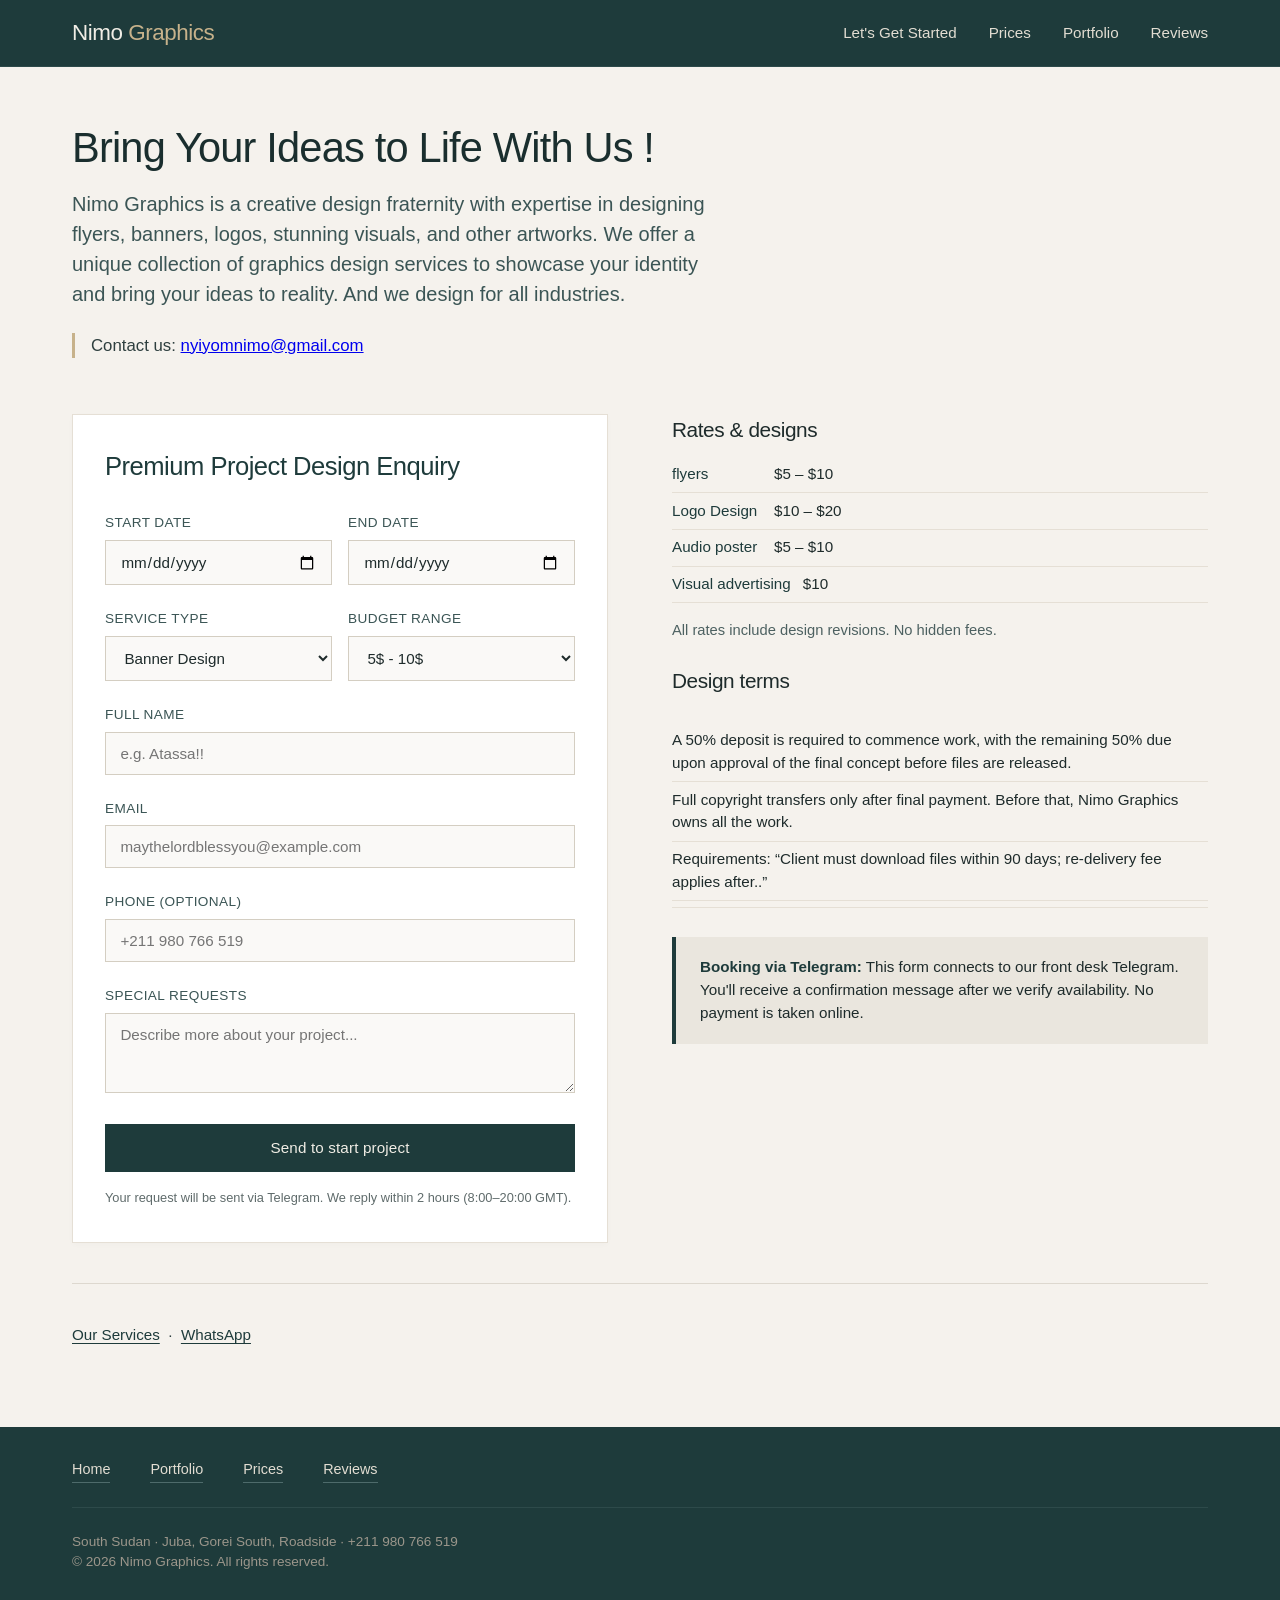
<file: index.html>
<!DOCTYPE html>
<html lang="en">
<head>
  <meta charset="UTF-8">
  <meta name="viewport" content="width=device-width, initial-scale=1.0">
  <title>Nimo Graphics premium appointments</title>
  <!-- favicon (inline SVG, no external file) -->
  <link rel="icon" href="22.png">
  <style>
    /* ---------- RESET / BASE ---------- */
    * {
      margin: 0;
      padding: 0;
      box-sizing: border-box;
    }

    body {
      background-color: #f5f2ed;
      font-family: 'Inter', -apple-system, BlinkMacSystemFont, 'Segoe UI', Roboto, Helvetica, Arial, sans-serif;
      color: #1e2b2b;
      line-height: 1.5;
      -webkit-font-smoothing: antialiased;
    }

    /* ---------- TYPOGRAPHY ---------- */
    h1, h2, h3 {
      font-weight: 500;
      letter-spacing: -0.02em;
    }

    h1 {
      font-size: 2.6rem;
      line-height: 1.2;
      color: #1a2e2e;
      max-width: 800px;
      margin-bottom: 1rem;
    }

    h2 {
      font-size: 1.8rem;
      margin-bottom: 1.25rem;
      color: #1e3b3b;
    }

    p {
      font-size: 1.05rem;
      color: #2e3f3f;
      max-width: 680px;
    }

    /* ---------- LAYOUT / CONTAINERS ---------- */
    .container {
      max-width: 1200px;
      margin: 0 auto;
      padding: 0 2rem;
    }

    /* header */
    .site-header {
      background-color: #1e3b3b;
      color: #f0ede5;
      padding: 1rem 0;
      border-bottom: 1px solid #2d4a4a;
    }

    .header-inner {
      display: flex;
      justify-content: space-between;
      align-items: center;
      flex-wrap: wrap;
      gap: 1rem;
    }

    .logo a {
      font-size: 1.4rem;
      font-weight: 500;
      color: #f0ede5;
      text-decoration: none;
      letter-spacing: -0.02em;
    }

    .logo span {
      color: #c7b28b;
    }

    .nav-links {
      display: flex;
      gap: 2rem;
      list-style: none;
    }

    .nav-links a {
      color: #e2ddd2;
      text-decoration: none;
      font-size: 0.95rem;
      transition: color 0.15s;
      border-bottom: 1px solid transparent;
      padding-bottom: 2px;
    }

    .nav-links a:hover {
      color: #ffffff;
      border-bottom-color: #c7b28b;
    }

    /* main content */
    .main-content {
      padding: 3.5rem 0 4rem;
    }

    /* hero section – specific, no vague wording */
    .hero {
      margin-bottom: 3.5rem;
    }

    .hero .subhead {
      font-size: 1.25rem;
      color: #3b5555;
      max-width: 650px;
      margin-bottom: 1.5rem;
    }

    .hero-address {
      font-size: 0.95rem;
      color: #5c6e6e;
      border-left: 3px solid #c7b28b;
      padding-left: 1rem;
      margin-top: 1.5rem;
    }

    /* divider */
    .divider {
      height: 1px;
      background: #ddd8cf;
      margin: 2.5rem 0;
    }

    /* two column layout: booking form + info */
    .booking-section {
      display: grid;
      grid-template-columns: 1fr 1fr;
      gap: 4rem;
      align-items: start;
      margin-bottom: 2rem;
    }

    /* booking form */
    .booking-form {
      background: #ffffff;
      padding: 2rem 2rem 2.2rem;
      border: 1px solid #e5dfd5;
      box-shadow: 0 2px 6px rgba(0, 0, 0, 0.02);
    }

    .booking-form h2 {
      margin-bottom: 1.75rem;
      font-size: 1.6rem;
    }

    .form-group {
      margin-bottom: 1.5rem;
    }

    .form-group label {
      display: block;
      font-size: 0.85rem;
      font-weight: 500;
      text-transform: uppercase;
      letter-spacing: 0.03em;
      color: #3b5555;
      margin-bottom: 0.4rem;
    }

    .form-group input,
    .form-group select,
    .form-group textarea {
      width: 100%;
      padding: 0.75rem 0.9rem;
      font-family: inherit;
      font-size: 0.95rem;
      background: #faf9f7;
      border: 1px solid #d4cec2;
      color: #1e2b2b;
      transition: border 0.15s, background 0.15s;
      border-radius: 0; /* no pill shapes */
    }

    .form-group input:focus,
    .form-group select:focus,
    .form-group textarea:focus {
      outline: none;
      border-color: #1e3b3b;
      background: #ffffff;
    }

    .form-group textarea {
      resize: vertical;
      min-height: 80px;
    }

    /* two smaller fields side by side */
    .form-row {
      display: grid;
      grid-template-columns: 1fr 1fr;
      gap: 1rem;
    }

    /* button – rectangular, no pill */
    .btn {
      display: inline-block;
      background: #1e3b3b;
      color: #f0ede5;
      font-size: 0.95rem;
      font-weight: 500;
      padding: 0.9rem 2rem;
      border: 1px solid #1e3b3b;
      cursor: pointer;
      text-decoration: none;
      transition: background 0.15s, color 0.15s;
      font-family: inherit;
      letter-spacing: 0.01em;
      border-radius: 0;
      width: 100%;
      text-align: center;
    }

    .btn:hover {
      background: #2d4a4a;
      border-color: #2d4a4a;
    }

    .btn-secondary {
      background: transparent;
      color: #1e3b3b;
      border: 1px solid #b8ae9c;
    }

    .btn-secondary:hover {
      background: #ebe7df;
      border-color: #9a8e7a;
    }

    /* info panel (right side) */
    .info-panel h3 {
      font-size: 1.3rem;
      margin: 1.5rem 0 0.75rem;
    }

    .info-panel h3:first-of-type {
      margin-top: 0;
    }

    .info-panel p {
      margin-bottom: 1rem;
      font-size: 0.98rem;
    }

    .info-panel ul {
      list-style: none;
      margin-top: 0.5rem;
    }

    .info-panel li {
      font-size: 0.95rem;
      padding: 0.4rem 0;
      border-bottom: 1px solid #e5dfd5;
      display: flex;
      gap: 0.75rem;
    }

    .info-panel li strong {
      min-width: 90px;
      font-weight: 500;
      color: #1e3b3b;
    }

    .telegram-note {
      background: #eae6de;
      padding: 1.2rem 1.5rem;
      margin-top: 1.8rem;
      border-left: 4px solid #1e3b3b;
      font-size: 0.95rem;
    }

    .telegram-note strong {
      font-weight: 600;
      color: #1e3b3b;
    }

    /* ---------- MODAL (matches color scheme) ---------- */
    .modal-overlay {
      position: fixed;
      top: 0;
      left: 0;
      width: 100%;
      height: 100%;
      background-color: rgba(30, 59, 59, 0.6); /* dark teal with opacity */
      display: flex;
      align-items: center;
      justify-content: center;
      z-index: 1000;
      visibility: hidden;
      opacity: 0;
      transition: opacity 0.2s, visibility 0.2s;
    }

    .modal-overlay.active {
      visibility: visible;
      opacity: 1;
    }

    .modal-content {
      background: #ffffff;
      max-width: 480px;
      width: 90%;
      padding: 2.5rem 2rem 2rem;
      border: 1px solid #ddd8cf;
      box-shadow: 0 12px 30px rgba(0, 0, 0, 0.1);
      text-align: left;
      transform: translateY(8px);
      transition: transform 0.2s;
      border-top: 4px solid #1e3b3b;
      border-radius: 0;
    }

    .modal-overlay.active .modal-content {
      transform: translateY(0);
    }

    .modal-content h3 {
      font-size: 1.5rem;
      font-weight: 500;
      color: #1e3b3b;
      margin-bottom: 0.75rem;
      letter-spacing: -0.02em;
    }

    .modal-content p {
      font-size: 1rem;
      color: #2e3f3f;
      margin-bottom: 1.8rem;
      line-height: 1.6;
      max-width: 100%;
    }

    .modal-content .modal-actions {
      display: flex;
      gap: 1rem;
      justify-content: flex-end;
    }

    .modal-content .btn {
      width: auto;
      padding: 0.7rem 1.8rem;
      font-size: 0.9rem;
    }

    /* error variant (same structure, different accent) */
    .modal-content.error {
      border-top-color: #a1463d;
    }

    .modal-content.error h3 {
      color: #a1463d;
    }

    /* footer / t&C links */
    .site-footer {
      background: #1e3b3b;
      color: #cfc9bd;
      padding: 2rem 0;
      font-size: 0.9rem;
    }

    .footer-links {
      display: flex;
      flex-wrap: wrap;
      gap: 2.5rem;
      margin-bottom: 1.5rem;
    }

    .footer-links a {
      color: #e2ddd2;
      text-decoration: none;
      border-bottom: 1px solid #4e6b6b;
      padding-bottom: 1px;
    }

    .footer-links a:hover {
      color: #ffffff;
      border-bottom-color: #c7b28b;
    }

    .footer-copy {
      color: #9b968b;
      font-size: 0.85rem;
      margin-top: 1rem;
      border-top: 1px solid #2d4a4a;
      padding-top: 1.5rem;
    }

    /* ---------- RESPONSIVE ---------- */
    @media (max-width: 850px) {
      .booking-section {
        grid-template-columns: 1fr;
        gap: 2.5rem;
      }

      h1 {
        font-size: 2rem;
      }

      .header-inner {
        flex-direction: column;
        align-items: flex-start;
      }

      .nav-links {
        gap: 1.5rem;
      }

      .form-row {
        grid-template-columns: 1fr;
        gap: 0;
      }
    }

    @media (max-width: 500px) {
      .container {
        padding: 0 1.25rem;
      }

      .main-content {
        padding: 2rem 0 2.5rem;
      }

      .booking-form {
        padding: 1.5rem;
      }

      .footer-links {
        gap: 1.25rem;
        flex-direction: column;
      }

      .modal-content {
        padding: 1.75rem 1.5rem 1.5rem;
      }

      .modal-content .modal-actions {
        flex-direction: column-reverse;
      }

      .modal-content .btn {
        width: 100%;
      }
    }
  </style>
</head>
<body>

  <!-- HEADER -->
  <header class="site-header">
    <div class="container header-inner">
      <div class="logo">
        <a href="/">Nimo <span>Graphics</span></a>
      </div>
      <nav>
        <ul class="nav-links">
          <li><a href="#booking">Let's Get Started</a></li>
          <li><a href="#info">Prices</a></li>
          <li><a href="https://www.instagram.com/nimo_graphics_?obrf=MThmbnUwaDh4eGNreg%3D%3D&utm_source=qr">Portfolio</a></li>
          <li><a href="/privacy.html">Reviews</a></li>
        </ul>
      </nav>
    </div>
  </header>

  <main class="main-content">
    <div class="container">

      <!-- HERO -->
      <section class="hero">
        <h1>Bring Your Ideas to Life With Us !</h1>
        <p class="subhead">Nimo Graphics is a creative design fraternity with expertise in designing flyers, banners, logos, stunning visuals, and other artworks. We offer a unique collection of graphics design services to showcase your identity and bring your ideas to reality. And we design for all industries.</p>
        <div class="hero-address">
          <p>Contact us: <a href="nyiyomnimo@gmail.com">nyiyomnimo@gmail.com</a></p>
        </div>
      </section>

      <!-- BOOKING + INFO -->
      <section class="booking-section" id="booking">
        <!-- booking form -->
        <div class="booking-form">
          <h2>Premium Project Design Enquiry</h2>
          <form id="bookingForm" action="#" method="post">
            <div class="form-row">
              <div class="form-group">
                <label for="checkin">Start Date</label>
                <input type="date" id="checkin" name="checkin" required>
              </div>
              <div class="form-group">
                <label for="checkout">End Date</label>
                <input type="date" id="checkout" name="checkout" required>
              </div>
            </div>

            <div class="form-row">
              <div class="form-group">
                <label for="serviceType">Service Type</label>
                <select id="serviceType" name="serviceType" required>
                  <option value="1">Flyer Design</option>
                  <option value="2" selected>Banner Design</option>
                  <option value="3">Logo Design</option>
                  <option value="4">Others</option>
                </select>
              </div>
              <div class="form-group">
                <label for="children">Budget Range</label>
                <select id="children" name="children">
                  <option value="0" selected>5$ - 10$</option>
                  <option value="1">10$ - 20$</option>
                  <option value="2">20$ - 50$</option>
                  <option value="3">Others</option>
                </select>
              </div>
            </div>

            <div class="form-group">
              <label for="name">Full name</label>
              <input type="text" id="name" name="name" placeholder="e.g. Atassa!!" required>
            </div>

            <div class="form-group">
              <label for="email">Email</label>
              <input type="email" id="email" name="email" placeholder="maythelordblessyou@example.com" required>
            </div>

            <div class="form-group">
              <label for="phone">Phone (optional)</label>
              <input type="tel" id="phone" name="phone" placeholder="+211 980 766 519">
            </div>

            <div class="form-group">
              <label for="notes">Special requests</label>
              <textarea id="notes" name="notes" placeholder="Describe more about your project..."></textarea>
            </div>

            <button type="submit" class="btn" id="submitBtn">Send to start project</button>
            <p style="font-size: 0.8rem; margin-top: 1rem; color: #5f6b6b;">
              Your request will be sent via Telegram. We reply within 2 hours (8:00–20:00 GMT).
            </p>
          </form>
        </div>

        <!-- info panel -->
        <div class="info-panel" id="info">
          <h3>Rates & designs</h3>
          <ul>
            <li><strong>flyers</strong> $5 – $10</li>
            <li><strong>Logo Design</strong> $10 – $20</li>
            <li><strong>Audio poster</strong> $5 – $10</li>
            <li><strong>Visual advertising</strong> $10</li>
          </ul>
          <p style="margin-top: 1rem; font-size: 0.92rem; color: #4d6161;">All rates include design revisions. No hidden fees.</p>

          <h3>Design terms</h3>
          <li>
            <ul>
              <li>A 50% deposit is required to commence work, with the remaining 50% due upon approval of the final concept before files are released.</li>
              <li>Full copyright transfers only after final payment. Before that, Nimo Graphics owns all the work.</li>
              <li>Requirements: “Client must download files within 90 days; re-delivery fee applies after..”</li>
            </ul>
          </li>
          <div class="telegram-note">
            <strong>Booking via Telegram:</strong> This form connects to our front desk Telegram. You'll receive a confirmation message after we verify availability. No payment is taken online.
          </div>
        </div>
      </section>

      <div class="divider"></div>

      <!-- T&C LINKS -->
      <section style="margin: 2rem 0 1rem;">
        <p style="font-size: 0.95rem;">
          <a href="/terms.html" style="color: #1e3b3b; text-decoration: underline; text-underline-offset: 3px;">Our Services</a> 
          &nbsp;·&nbsp; 
          <a href="/privacy.html" style="color: #1e3b3b; text-decoration: underline; text-underline-offset: 3px;">WhatsApp</a>
        </p>
      </section>
    </div>
  </main>

  <!-- FOOTER -->
  <footer class="site-footer">
    <div class="container">
      <div class="footer-links">
        <a href="/terms.html">Home</a>
        <a href="/privacy.html">Portfolio</a>
        <a href="#booking">Prices</a>
        <a href="#info">Reviews</a>
      </div>
      <div class="footer-copy">
        South Sudan · Juba, Gorei South, Roadside · +211 980 766 519<br>
        © 2026 Nimo Graphics. All rights reserved. 
      </div>
    </div>
  </footer>

  <!-- MODAL (hidden by default, shown via JS) -->
  <div class="modal-overlay" id="modalOverlay">
    <div class="modal-content" id="modalContent">
      <h3 id="modalTitle">Request sent</h3>
      <p id="modalMessage">Thank you. Your project request has been sent. We will reply within 2 hours.</p>
      <div class="modal-actions">
        <button class="btn" id="modalCloseBtn">Close</button>
      </div>
    </div>
  </div>

  <!-- TELEGRAM BOOKING LOGIC -->
  <script>
    (function() {
      // CONFIGURE: replace with your actual bot token and chat ID
      const TELEGRAM_BOT_TOKEN = '8636570483:AAGClVi9a3W1GPIg4NEoP83tfk0NOjtUuuE';
      const TELEGRAM_CHAT_ID = '5195230053';

      const form = document.getElementById('bookingForm');
      const submitBtn = document.getElementById('submitBtn');

      // modal elements
      const modalOverlay = document.getElementById('modalOverlay');
      const modalContent = document.getElementById('modalContent');
      const modalTitle = document.getElementById('modalTitle');
      const modalMessage = document.getElementById('modalMessage');
      const modalCloseBtn = document.getElementById('modalCloseBtn');

      // date constraints
      const checkinInput = document.getElementById('checkin');
      const checkoutInput = document.getElementById('checkout');
      const today = new Date().toISOString().split('T')[0];
      checkinInput.min = today;
      checkoutInput.min = today;

      checkinInput.addEventListener('change', function() {
        if (this.value) {
          checkoutInput.min = this.value;
        }
      });

      // ---------- MODAL HELPERS ----------
      function showModal(title, message, isError) {
        modalTitle.textContent = title;
        modalMessage.textContent = message;
        if (isError) {
          modalContent.classList.add('error');
        } else {
          modalContent.classList.remove('error');
        }
        modalOverlay.classList.add('active');
      }

      function hideModal() {
        modalOverlay.classList.remove('active');
      }

      // close modal on button click
      modalCloseBtn.addEventListener('click', hideModal);

      // close modal on overlay click (outside content)
      modalOverlay.addEventListener('click', function(e) {
        if (e.target === modalOverlay) {
          hideModal();
        }
      });

      // close on Escape key
      document.addEventListener('keydown', function(e) {
        if (e.key === 'Escape' && modalOverlay.classList.contains('active')) {
          hideModal();
        }
      });

      // ---------- FORM SUBMISSION ----------
      form.addEventListener('submit', function(e) {
        e.preventDefault();

        // gather data
        const checkin = document.getElementById('checkin').value;
        const checkout = document.getElementById('checkout').value;
        const adults = document.getElementById('adults').value;
        const children = document.getElementById('children').value;
        const name = document.getElementById('name').value.trim();
        const email = document.getElementById('email').value.trim();
        const phone = document.getElementById('phone').value.trim() || '—';
        const notes = document.getElementById('notes').value.trim() || '—';

        // basic validation
        if (!checkin || !checkout || !name || !email) {
          showModal('Missing information', 'Please fill in all required fields: check-in, check-out, name, and email.', true);
          return;
        }

        if (new Date(checkout) <= new Date(checkin)) {
          showModal('Date error', 'Check-out date must be after check-in date.', true);
          return;
        }

        // build message (plain text, no emoji)
        const message = 
          '*New booking request*%0A' +
          '------------------------%0A' +
          'Check-in: ' + encodeURIComponent(checkin) + '%0A' +
          'Check-out: ' + encodeURIComponent(checkout) + '%0A' +
          'Adults: ' + encodeURIComponent(adults) + '%0A' +
          'Children: ' + encodeURIComponent(children) + '%0A' +
          'Name: ' + encodeURIComponent(name) + '%0A' +
          'Email: ' + encodeURIComponent(email) + '%0A' +
          'Phone: ' + encodeURIComponent(phone) + '%0A' +
          'Notes: ' + encodeURIComponent(notes) + '%0A' +
          '------------------------%0A' +
          'Sent from Stonewell Inn booking form';

        // disable button briefly
        submitBtn.disabled = true;
        submitBtn.textContent = 'Sending request…';

        // Telegram API call
        const url = `https://api.telegram.org/bot${TELEGRAM_BOT_TOKEN}/sendMessage?chat_id=${TELEGRAM_CHAT_ID}&text=${message}&parse_mode=Markdown`;

        fetch(url, { method: 'GET' })
          .then(response => {
            if (!response.ok) {
              throw new Error('Telegram API responded with error');
            }
            return response.json();
          })
          .then(data => {
            if (data.ok) {
              showModal(
                'Request sent',
                'Thank you, ' + name + '. Your booking request has been sent. We will reply to ' + email + ' within 2 hours.',
                false
              );
              form.reset();
            } else {
              showModal(
                'Something went wrong',
                'Please try again or call us on +44 (0)1326 555 123.',
                true
              );
            }
          })
          .catch(error => {
            console.error('Telegram error:', error);
            showModal(
              'Connection error',
              'Could not send your request. Please check your connection or call +44 (0)1326 555 123.',
              true
            );
          })
          .finally(() => {
            submitBtn.disabled = false;
            submitBtn.textContent = 'Send booking request';
          });
      });
    })();
  </script>
</body>
</html>
</file>
